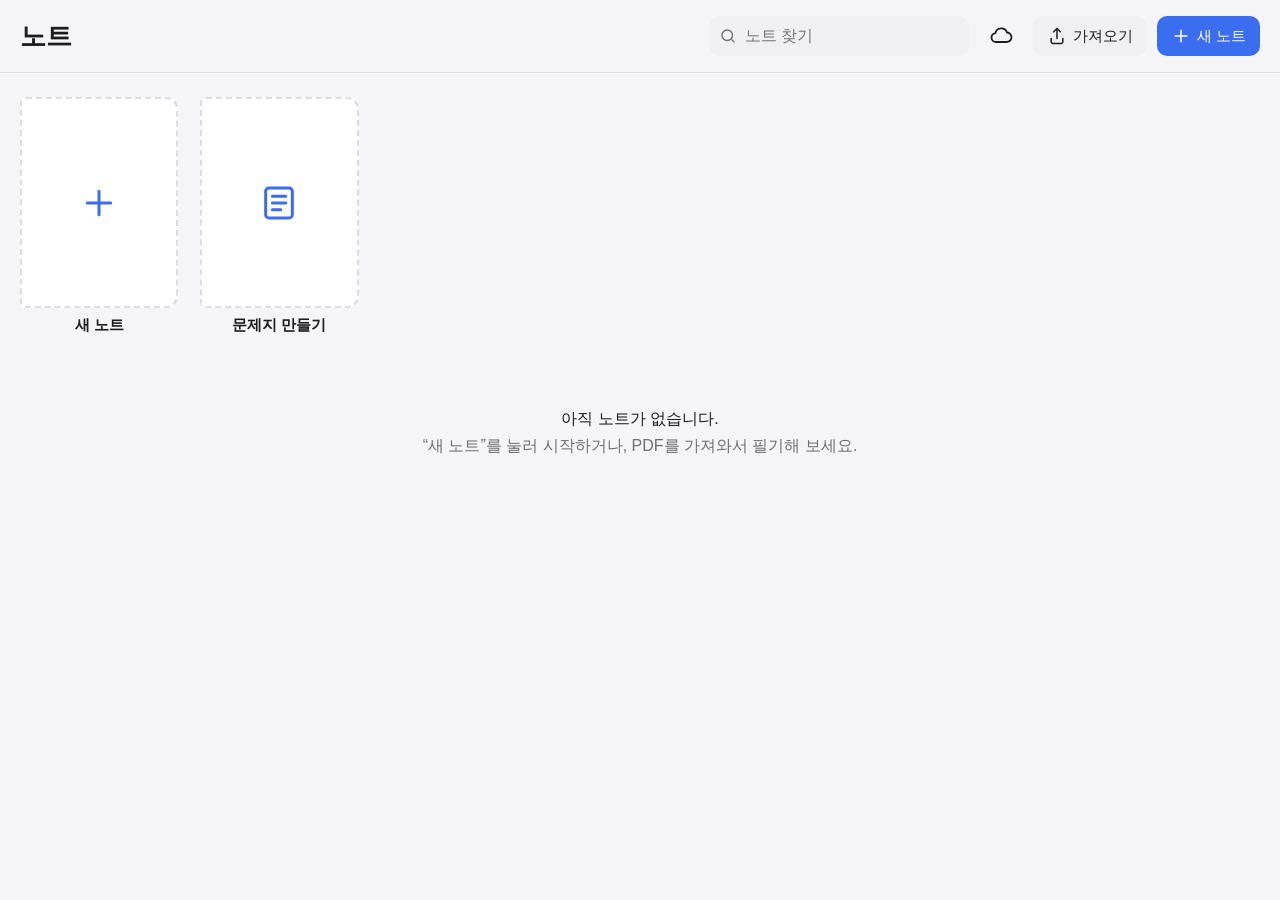
<file: index.html>
<!doctype html>
<html lang="ko">
<head>
  <meta charset="utf-8">
  <meta name="viewport" content="width=device-width, initial-scale=1, maximum-scale=1, user-scalable=no, viewport-fit=cover">
  <title>노트</title>
  <meta name="description" content="태블릿에서 펜으로 쓰는 필기 노트 앱">
  <meta name="theme-color" content="#f5f5f7" media="(prefers-color-scheme: light)">
  <meta name="theme-color" content="#1c1c1e" media="(prefers-color-scheme: dark)">
  <meta name="apple-mobile-web-app-capable" content="yes">
  <meta name="mobile-web-app-capable" content="yes">
  <meta name="apple-mobile-web-app-status-bar-style" content="default">
  <meta name="apple-mobile-web-app-title" content="노트">
  <meta name="format-detection" content="telephone=no">
  <link rel="manifest" href="manifest.webmanifest">
  <link rel="icon" href="icons/icon.svg" type="image/svg+xml">
  <link rel="apple-touch-icon" href="icons/apple-touch-icon.png">
  <link rel="stylesheet" href="css/app.css">
</head>
<body>
  <div id="app"></div>
  <noscript>이 앱을 쓰려면 JavaScript를 켜 주세요.</noscript>
  <script type="module" src="js/main.js"></script>
</body>
</html>
</file>
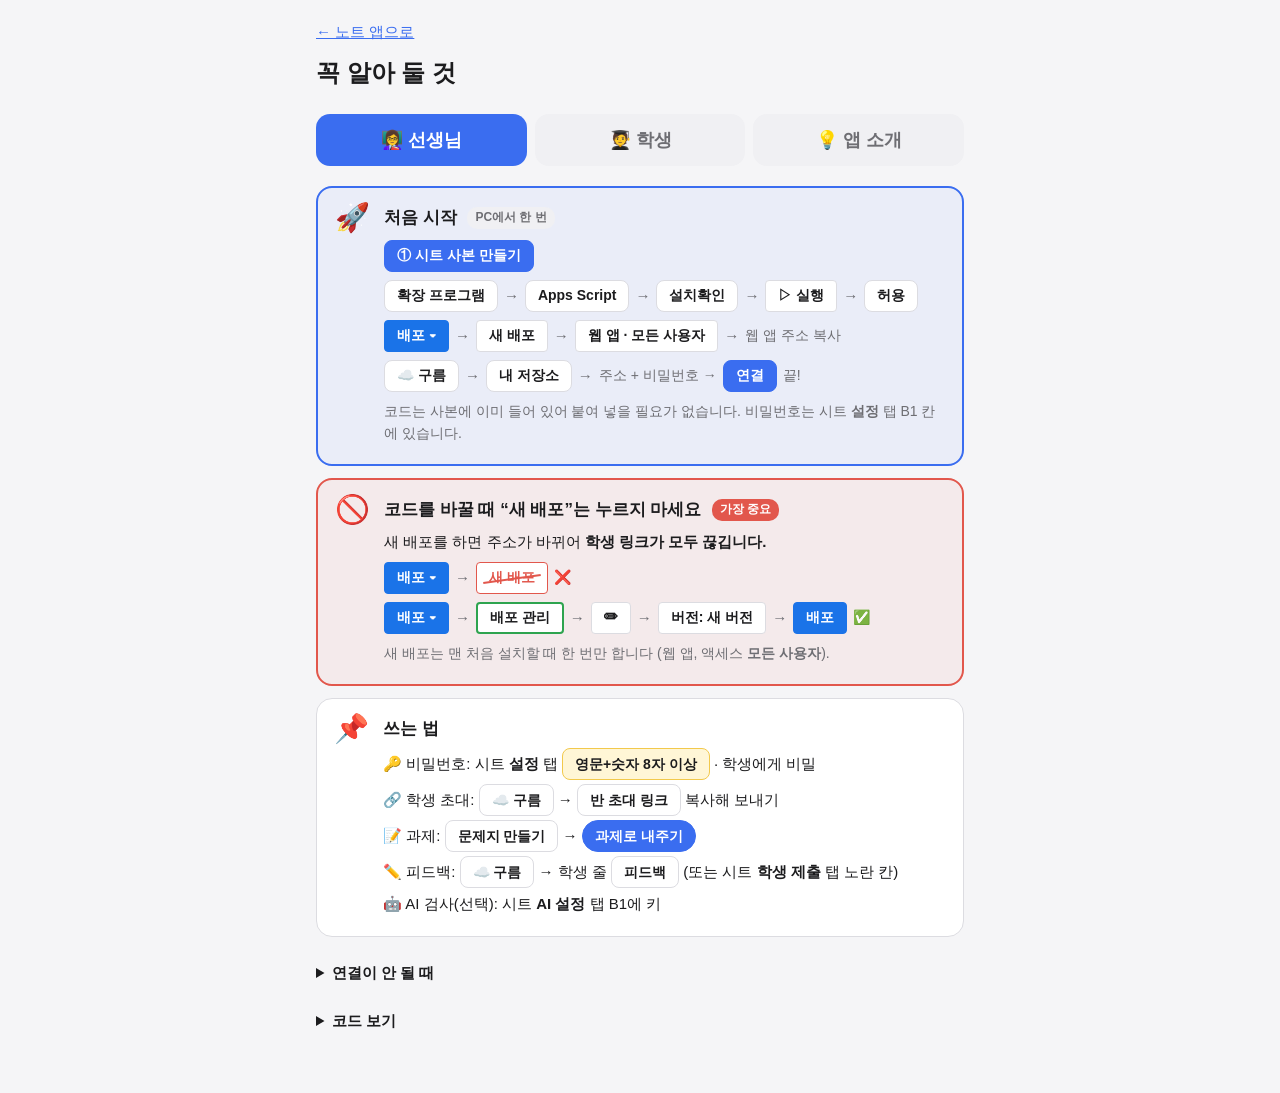
<file: setup.html>
<!doctype html>
<html lang="ko">
<head>
  <meta charset="utf-8">
  <meta name="viewport" content="width=device-width, initial-scale=1, viewport-fit=cover">
  <title>노트 앱 안내</title>
  <link rel="icon" href="icons/icon.svg" type="image/svg+xml">
  <link rel="stylesheet" href="css/app.css">
  <style>
    html, body { height: auto; }
    body { position: static; overflow: auto; -webkit-user-select: text; user-select: text; }
    main { max-width: 680px; margin: 0 auto; padding: calc(20px + var(--safe-top)) 16px 60px; line-height: 1.6; }
    h1 { font-size: 24px; margin: 10px 0 14px; }
    a { color: var(--accent); }
    .tabs { display: flex; gap: 8px; position: sticky; top: 0; padding: 8px 0; background: var(--bg); z-index: 2; }
    .tab { flex: 1; height: 52px; border-radius: 14px; font-size: 18px; font-weight: 700; background: var(--surface-2); color: var(--muted); }
    .tab.on.t { background: #3a6df0; color: #fff; }
    .tab.on.s { background: #14a39a; color: #fff; }
    .tab.on.a { background: #8a5cf6; color: #fff; }
    .arch { display: grid; grid-template-columns: repeat(3, 1fr); gap: 8px; margin: 8px 0; }
    .arch div { border-radius: 12px; padding: 10px; text-align: center; background: var(--surface-2); font-size: 14px; }
    .arch b { display: block; font-size: 15px; margin-bottom: 2px; }
    @media (max-width: 480px) { .arch { grid-template-columns: 1fr; } }
    .pane { display: none; }
    .pane.on { display: block; }
    .item { display: flex; gap: 14px; padding: 16px; margin: 12px 0; border-radius: 16px; background: var(--surface); border: 1px solid var(--line); }
    .item .ic { font-size: 28px; line-height: 1; flex: none; width: 36px; text-align: center; }
    .item h3 { margin: 0 0 6px; font-size: 17px; }
    .item p { margin: 4px 0; }
    .item.warn { border: 2px solid #e2574c; background: rgba(226, 87, 76, 0.07); }
    .item.start { border: 2px solid #3a6df0; background: rgba(58, 109, 240, 0.06); }
    a.k { text-decoration: none; }
    .flow { display: flex; flex-wrap: wrap; align-items: center; gap: 6px; margin: 8px 0; }
    .arrow { color: var(--muted); font-weight: 700; }
    /* 화면 단추 흉내 */
    .k { display: inline-flex; align-items: center; gap: 4px; height: 32px; padding: 0 12px; border-radius: 8px; font-size: 14px; font-weight: 600; white-space: nowrap; border: 1px solid var(--line); background: var(--surface); color: inherit; }
    .k.blue { background: #3a6df0; border-color: #3a6df0; color: #fff; }
    .k.round { border-radius: 16px; }
    .k.green { background: rgba(46, 164, 79, 0.14); border-color: transparent; color: #1f8a3e; }
    .k.pink { color: #d9668f; }
    .k.gs { background: #1a73e8; border-color: #1a73e8; color: #fff; border-radius: 4px; }
    .k.box { border-radius: 4px; }
    .k.no { position: relative; color: #e2574c; border-color: #e2574c; }
    .k.no::after { content: ''; position: absolute; left: 6px; right: 6px; top: 50%; border-top: 2px solid #e2574c; transform: rotate(-8deg); }
    .k.yes { border: 2px solid #2ea44f; }
    .k.yellow { background: #fff6d6; border-color: #f2c94c; color: #1c1c1e; }
    .tag { display: inline-block; font-size: 12px; font-weight: 700; padding: 1px 8px; border-radius: 10px; margin-left: 6px; vertical-align: 2px; }
    .tag.red { background: #e2574c; color: #fff; }
    .tag.gray { background: var(--surface-2); color: var(--muted); }
    .card-mock { display: inline-block; width: 150px; padding: 10px 12px; border-radius: 12px; border: 1px solid var(--line); background: var(--surface); vertical-align: middle; }
    .card-mock b { display: block; font-size: 14px; }
    .card-mock span { font-size: 13px; font-weight: 600; }
    .muted { color: var(--muted); font-size: 14px; }
    details { margin-top: 24px; }
    summary { cursor: pointer; font-weight: 600; }
    pre { background: #1e1e22; color: #e8e8ee; border-radius: 12px; padding: 14px; max-height: 300px; overflow: auto; font-size: 12px; }
    @media (prefers-color-scheme: dark) {
      .k.green { color: #5fd17f; }
      .k.yellow { color: #1c1c1e; }
    }
  </style>
</head>
<body>
<main>
  <a href="./">← 노트 앱으로</a>
  <h1>꼭 알아 둘 것</h1>
  <div class="tabs">
    <button class="tab t on" data-p="teacher">👩‍🏫 선생님</button>
    <button class="tab s" data-p="student">🧑‍🎓 학생</button>
    <button class="tab a" data-p="about">💡 앱 소개</button>
  </div>

  <!-- 선생님 -->
  <section class="pane on" id="teacher">
    <div class="item start">
      <div class="ic">🚀</div>
      <div>
        <h3>처음 시작 <span class="tag gray">PC에서 한 번</span></h3>
        <div class="flow"><a class="k blue" href="https://docs.google.com/spreadsheets/d/1dbyp8onZGANhQ9fFD7u6Ys5B6yqYXWivmlG9nRIkYgI/copy" target="_blank" rel="noopener">① 시트 사본 만들기</a></div>
        <div class="flow"><span class="k">확장 프로그램</span><span class="arrow">→</span><span class="k">Apps Script</span><span class="arrow">→</span><span class="k">설치확인</span><span class="arrow">→</span><span class="k box">▷ 실행</span><span class="arrow">→</span><span class="k">허용</span></div>
        <div class="flow"><span class="k gs">배포 ▾</span><span class="arrow">→</span><span class="k box">새 배포</span><span class="arrow">→</span><span class="k box">웹 앱 · 모든 사용자</span><span class="arrow">→</span><span class="muted">웹 앱 주소 복사</span></div>
        <div class="flow"><span class="k">☁️ 구름</span><span class="arrow">→</span><span class="k">내 저장소</span><span class="arrow">→</span><span class="muted">주소 + 비밀번호 →</span><span class="k blue">연결</span><span class="muted">끝!</span></div>
        <p class="muted">코드는 사본에 이미 들어 있어 붙여 넣을 필요가 없습니다. 비밀번호는 시트 <b>설정</b> 탭 B1 칸에 있습니다.</p>
      </div>
    </div>

    <div class="item warn">
      <div class="ic">🚫</div>
      <div>
        <h3>코드를 바꿀 때 “새 배포”는 누르지 마세요 <span class="tag red">가장 중요</span></h3>
        <p>새 배포를 하면 주소가 바뀌어 <b>학생 링크가 모두 끊깁니다.</b></p>
        <div class="flow"><span class="k gs">배포 ▾</span><span class="arrow">→</span><span class="k box no">새 배포</span><span class="muted">❌</span></div>
        <div class="flow"><span class="k gs">배포 ▾</span><span class="arrow">→</span><span class="k box yes">배포 관리</span><span class="arrow">→</span><span class="k box">✏</span><span class="arrow">→</span><span class="k box">버전: <b>새 버전</b></span><span class="arrow">→</span><span class="k gs">배포</span><span class="muted">✅</span></div>
        <p class="muted">새 배포는 맨 처음 설치할 때 한 번만 합니다 (웹 앱, 액세스 <b>모든 사용자</b>).</p>
      </div>
    </div>

    <div class="item">
      <div class="ic">📌</div>
      <div>
        <h3>쓰는 법</h3>
        <p>🔑 비밀번호: 시트 <b>설정</b> 탭 <span class="k yellow">영문+숫자 8자 이상</span> · 학생에게 비밀</p>
        <p>🔗 학생 초대: <span class="k">☁️ 구름</span> → <span class="k">반 초대 링크</span> 복사해 보내기</p>
        <p>📝 과제: <span class="k">문제지 만들기</span> → <span class="k blue round">과제로 내주기</span></p>
        <p>✏️ 피드백: <span class="k">☁️ 구름</span> → 학생 줄 <span class="k">피드백</span> (또는 시트 <b>학생 제출</b> 탭 노란 칸)</p>
        <p>🤖 AI 검사(선택): 시트 <b>AI 설정</b> 탭 B1에 키</p>
      </div>
    </div>

    <details>
      <summary>연결이 안 될 때</summary>
      <ul>
        <li><b>“비밀번호를 … 바꿔 주세요”</b> → 설정 탭 비밀번호를 영문+숫자 8자 이상으로</li>
        <li><b>“서버에 연결하지 못했습니다”</b> → 웹 앱 주소를 새 탭에서 열어 “노트 앱 서버가 동작 중”이 보이는지 확인. 안 보이면 <b>배포 관리</b>에서 <code>/exec</code> 주소를 다시 복사</li>
        <li>코드를 바꿨는데 그대로면 → 위의 <b>배포 관리 → ✏ → 새 버전</b>을 했는지 확인</li>
        <li>학교(교육청) 계정은 막혀 있을 수 있으니 <b>개인 Gmail</b>로 만드세요</li>
      </ul>
    </details>
    <details>
      <summary>코드 보기</summary>
      <p class="muted">마지막 줄이 <code>// ===== 코드 끝 …</code>이면 끝까지 복사된 것입니다. <a href="apps-script/Code.gs" download="Code.gs">파일로 받기</a> · <button class="k" id="copy">코드 복사</button></p>
      <pre id="code">불러오는 중…</pre>
    </details>
  </section>

  <!-- 학생 -->
  <section class="pane" id="student">
    <div class="item">
      <div class="ic">1️⃣</div>
      <div>
        <h3>선생님이 준 링크로 들어가 학번·이름 쓰기</h3>
        <p><b>학번</b> 칸과 <b>이름</b> 칸에 따로: <span class="k">10213</span> <span class="k">김하늘</span></p>
      </div>
    </div>

    <div class="item">
      <div class="ic">2️⃣</div>
      <div>
        <h3>맨 위 <b>받은 과제</b>를 누르기</h3>
        <span class="card-mock"><b>광합성 확인</b><span style="color:#3a6df0">풀기</span></span>
      </div>
    </div>

    <div class="item warn">
      <div class="ic">3️⃣</div>
      <div>
        <h3>다 쓰면 <span class="k blue round">제출하기</span> 한 번 누르기 <span class="tag red">꼭!</span></h3>
        <div class="flow"><span class="k blue round">제출하기</span><span class="arrow">→</span><span class="k green round">제출됨 ✓</span><span class="muted">초록색이 보이면 끝</span></div>
        <p class="muted">여러 번 누르지 않아도 됩니다. 고쳐 쓰면 다시 파란 <b>제출하기</b>로 바뀌니 그때 한 번 더 누르세요.</p>
      </div>
    </div>

    <div class="item">
      <div class="ic">✉️</div>
      <div>
        <h3>피드백이 오면 카드가 바뀝니다</h3>
        <span class="card-mock" style="border-color:#3a6df0"><b>광합성 확인</b><span class="k pink" style="border:0;padding:0;height:auto">새 피드백 ✉</span></span>
        <p class="muted">눌러서 선생님 글과 첨삭 노트를 보세요.</p>
      </div>
    </div>

    <div class="item">
      <div class="ic">⚠️</div>
      <div>
        <h3>하면 안 되는 것</h3>
        <p>🚫 브라우저 <b>방문 기록·사이트 데이터 지우기</b> (기기에 저장된 노트가 지워져요)</p>
        <p>🚫 다른 기기에서 <b>초대 링크로 다시 참여</b> → 대신 <span class="k">☁️ 구름</span> → <span class="k">다른 기기에서 이어 쓰기 링크</span></p>
      </div>
    </div>
  </section>

  <!-- 앱 소개 -->
  <section class="pane" id="about">
    <div class="item">
      <div class="ic">🧩</div>
      <div>
        <h3>어떻게 돌아가나요</h3>
        <div class="arch">
          <div><b>📒 필기 앱</b>GitHub Pages<br><span class="muted">공책</span></div>
          <div><b>🧑‍💼 Apps Script</b>시트에 붙은 코드<br><span class="muted">조교</span></div>
          <div><b>🗂️ 시트·드라이브</b>선생님 계정<br><span class="muted">서류함</span></div>
        </div>
        <p class="muted">앱은 웹 주소로 열고, 노트는 먼저 기기에 저장한 뒤 선생님의 구글 드라이브로 올라갑니다. 서버·저장소 비용은 0원입니다.</p>
      </div>
    </div>

    <div class="item">
      <div class="ic">🔍</div>
      <div>
        <h3>손글씨 읽기(OCR)는 구글 드라이브 기능</h3>
        <p>제출한 페이지를 그림으로 만들어 드라이브에서 <b>구글 문서로 변환</b>하면, 구글이 글자를 읽어 줍니다. 읽은 글자로 <b>손글씨 검색</b>과 <b>핵심 낱말 확인</b>을 합니다.</p>
        <p class="muted">무료이고 따로 가입할 것이 없지만, 흘려 쓴 글씨나 수식은 약합니다. 그래서 채점과 피드백은 AI가 답안 그림을 직접 보고 합니다. 시트 <b>AI 설정</b> 탭 <b>손글씨도 AI로 읽기</b>를 ‘예’로 하면 글자 읽기도 AI가 합니다.</p>
      </div>
    </div>

    <div class="item">
      <div class="ic">⭐</div>
      <div>
        <h3>좋은 점</h3>
        <p>💰 무료 (AI만 선택) · 🔒 학생 자료는 선생님 드라이브에만 · 🙋 학생은 가입 없이 링크로 · 📶 인터넷이 끊겨도 필기 · 📱 아이패드·갤럭시·PC 모두</p>
      </div>
    </div>

    <div class="item start">
      <div class="ic">🎁</div>
      <div>
        <h3>다른 선생님께 나눠 주기</h3>
        <p>이 안내서 주소와 아래 시트 사본 링크만 보내면 됩니다. 사본에는 코드가 이미 들어 있습니다.</p>
        <div class="flow"><a class="k blue" href="https://docs.google.com/spreadsheets/d/1dbyp8onZGANhQ9fFD7u6Ys5B6yqYXWivmlG9nRIkYgI/copy" target="_blank" rel="noopener">시트 사본 만들기</a>
          <button class="k" id="share-guide">안내서 주소 복사</button></div>
      </div>
    </div>
  </section>
</main>
<script>
  document.querySelectorAll('.tab').forEach((b) => b.addEventListener('click', () => {
    document.querySelectorAll('.tab').forEach((x) => x.classList.toggle('on', x === b));
    document.querySelectorAll('.pane').forEach((p) => p.classList.toggle('on', p.id === b.dataset.p));
  }));
  if (location.hash === '#student') document.querySelector('.tab.s').click();
  if (location.hash === '#about') document.querySelector('.tab.a').click();
  document.getElementById('share-guide').addEventListener('click', async (e) => {
    const url = location.href.split('#')[0];
    try { await navigator.clipboard.writeText(url); e.target.textContent = '복사됨 ✓'; } catch { e.target.textContent = url; }
  });
  let code = '';
  fetch('apps-script/Code.gs').then((r) => r.text()).then((t) => { code = t; document.getElementById('code').textContent = t; });
  document.getElementById('copy').addEventListener('click', async (e) => {
    try { await navigator.clipboard.writeText(code); e.target.textContent = '복사됨 ✓'; } catch { e.target.textContent = '아래 코드를 직접 복사하세요'; }
    setTimeout(() => { e.target.textContent = '코드 복사'; }, 2500);
  });
</script>
</body>
</html>
</file>
<file: css/app.css>
:root {
  --bg: #f5f5f7;
  --surface: #ffffff;
  --surface-2: #f0f0f3;
  --text: #1c1c1e;
  --muted: #6e6e73;
  --line: #dcdce1;
  --accent: #3a6df0;
  --accent-soft: rgba(58, 109, 240, 0.12);
  --danger: #d93025;
  --desk: #e6e6eb;
  --shadow: 0 8px 30px rgba(0, 0, 0, 0.14);
  --radius: 12px;
  --safe-top: env(safe-area-inset-top, 0px);
  --safe-bottom: env(safe-area-inset-bottom, 0px);
  --safe-left: env(safe-area-inset-left, 0px);
  --safe-right: env(safe-area-inset-right, 0px);
  color-scheme: light dark;
}

@media (prefers-color-scheme: dark) {
  :root {
    --bg: #161618;
    --surface: #232326;
    --surface-2: #2c2c30;
    --text: #f2f2f5;
    --muted: #a1a1a8;
    --line: #3a3a3f;
    --accent: #6b93ff;
    --accent-soft: rgba(107, 147, 255, 0.18);
    --danger: #ff6b5e;
    --desk: #111113;
    --shadow: 0 8px 30px rgba(0, 0, 0, 0.5);
  }
}

* { box-sizing: border-box; }

html, body {
  margin: 0;
  height: 100%;
  background: var(--bg);
  color: var(--text);
  font-family: -apple-system, BlinkMacSystemFont, "Apple SD Gothic Neo", "Noto Sans KR", "Malgun Gothic", "Segoe UI", sans-serif;
  font-size: 15px;
  -webkit-text-size-adjust: 100%;
  -webkit-tap-highlight-color: transparent;
  overscroll-behavior: none;
}

body {
  -webkit-user-select: none;
  user-select: none;
  -webkit-touch-callout: none;
  overflow: hidden;
  position: fixed;
  inset: 0;
}

#app { position: absolute; inset: 0; }

button {
  font: inherit;
  color: inherit;
  background: none;
  border: 0;
  padding: 0;
  cursor: pointer;
  touch-action: manipulation;
}
button:disabled { opacity: 0.35; cursor: default; }

svg { display: block; }

.spacer { flex: 1; }
.hidden { display: none !important; }
.muted { color: var(--muted); }

/* ---------- 공용 버튼 ---------- */
.btn {
  display: inline-flex;
  align-items: center;
  gap: 6px;
  height: 40px;
  padding: 0 14px;
  border-radius: 10px;
  background: var(--surface-2);
  font-weight: 500;
  white-space: nowrap;
}
.btn svg { width: 20px; height: 20px; }
.btn.primary { background: var(--accent); color: #fff; }
.btn.danger { background: var(--danger); color: #fff; }

.icon-btn, .tool-btn {
  width: 44px;
  height: 44px;
  border-radius: 10px;
  display: inline-grid;
  place-items: center;
  flex: none;
}
.icon-btn:active, .tool-btn:active { background: var(--surface-2); }
.icon-btn.active { background: var(--accent-soft); color: var(--accent); }
.tool-btn.active { background: var(--accent-soft); color: var(--accent); }

.mini-btn {
  width: 32px;
  height: 32px;
  border-radius: 8px;
  display: inline-grid;
  place-items: center;
  color: var(--muted);
}
.mini-btn svg { width: 20px; height: 20px; }

.input {
  width: 100%;
  height: 44px;
  padding: 0 12px;
  border-radius: 10px;
  border: 1px solid var(--line);
  background: var(--surface);
  color: var(--text);
  font: inherit;
  font-size: 16px; /* iOS가 입력할 때 화면을 확대하지 않도록 */
  -webkit-user-select: text;
  user-select: text;
}

/* ---------- 서재(노트 목록) ---------- */
.library {
  position: absolute;
  inset: 0;
  display: flex;
  flex-direction: column;
}
.lib-header {
  display: flex;
  align-items: center;
  gap: 10px;
  padding: calc(14px + var(--safe-top)) calc(20px + var(--safe-right)) 14px calc(20px + var(--safe-left));
  border-bottom: 1px solid var(--line);
  background: var(--bg);
}
.lib-header h1 { margin: 0; font-size: 26px; font-weight: 700; min-width: 0; }
.search-wrap {
  display: flex;
  align-items: center;
  gap: 6px;
  height: 40px;
  padding: 0 10px;
  border-radius: 10px;
  background: var(--surface-2);
  color: var(--muted);
  width: min(260px, 32vw);
}
.search-wrap svg { width: 18px; height: 18px; flex: none; }
.search {
  border: 0;
  background: none;
  outline: none;
  color: var(--text);
  font: inherit;
  font-size: 16px;
  width: 100%;
  -webkit-user-select: text;
  user-select: text;
}
.grid {
  flex: 1;
  overflow-y: auto;
  -webkit-overflow-scrolling: touch;
  display: grid;
  grid-template-columns: repeat(auto-fill, minmax(150px, 1fr));
  gap: 28px 22px;
  align-content: start;
  padding: 24px calc(20px + var(--safe-right)) calc(40px + var(--safe-bottom)) calc(20px + var(--safe-left));
}
.card { display: flex; flex-direction: column; gap: 8px; min-width: 0; }
.card-open, .new-card { display: block; width: 100%; text-align: left; }
.cover {
  aspect-ratio: 3 / 4;
  width: 100%;
  border-radius: 6px 12px 12px 6px;
  overflow: hidden;
  box-shadow: 0 2px 10px rgba(0, 0, 0, 0.12), inset 6px 0 0 rgba(0, 0, 0, 0.12);
  position: relative;
  transition: transform 0.15s;
}
.card-open:active .cover, .new-card:active .cover { transform: scale(0.97); }
.color-cover {
  background: var(--cover);
  display: flex;
  align-items: flex-start;
  padding: 18px 14px 14px 20px;
  color: #fff;
  font-weight: 700;
  font-size: 17px;
  line-height: 1.3;
  word-break: keep-all;
  overflow-wrap: anywhere;
}
.thumb-cover { background: #fff; border-left: 6px solid var(--cover); }
.thumb-cover img { width: 100%; height: 100%; object-fit: cover; object-position: top; display: block; }
.new-cover {
  display: grid;
  place-items: center;
  background: var(--surface);
  border: 2px dashed var(--line);
  box-shadow: none;
  color: var(--accent);
}
.new-cover svg { width: 40px; height: 40px; }
.new-card .card-title { text-align: center; margin-top: 8px; }
.card-info { display: flex; align-items: flex-start; gap: 4px; }
.card-text { flex: 1; min-width: 0; }
.card-title { font-weight: 600; white-space: nowrap; overflow: hidden; text-overflow: ellipsis; }
.card-date { color: var(--muted); font-size: 13px; margin-top: 2px; }
.empty {
  grid-column: 1 / -1;
  text-align: center;
  padding: 40px 20px;
  font-size: 16px;
}
.empty p { margin: 6px 0; }

/* ---------- 편집 화면 ---------- */
.editor {
  position: absolute;
  inset: 0;
  display: flex;
  flex-direction: column;
  background: var(--bg);
}
.topbar, .toolbar {
  display: flex;
  align-items: center;
  gap: 2px;
  padding-left: calc(8px + var(--safe-left));
  padding-right: calc(8px + var(--safe-right));
  background: var(--surface);
}
.topbar {
  padding-top: var(--safe-top);
  min-height: calc(52px + var(--safe-top));
  border-bottom: 1px solid var(--line);
}
.title-btn {
  font-weight: 600;
  font-size: 16px;
  padding: 8px 10px;
  border-radius: 8px;
  max-width: 40vw;
  overflow: hidden;
  text-overflow: ellipsis;
  white-space: nowrap;
}
.sep { width: 1px; height: 24px; background: var(--line); margin: 0 6px; flex: none; }
.toolbar {
  min-height: 56px;
  border-bottom: 1px solid var(--line);
  overflow-x: auto;
  scrollbar-width: none;
  gap: 4px;
}
.toolbar::-webkit-scrollbar { display: none; }
.tb-group { display: flex; align-items: center; gap: 2px; flex: none; }
.tb-sep { width: 1px; height: 28px; background: var(--line); margin: 0 6px; flex: none; }
.tb-hint { color: var(--muted); font-size: 14px; padding: 0 6px; white-space: nowrap; }
.chip-btn {
  display: inline-flex;
  align-items: center;
  gap: 6px;
  height: 36px;
  padding: 0 12px;
  border-radius: 18px;
  background: var(--accent-soft);
  color: var(--accent);
  font-weight: 500;
  flex: none;
}
.chip-btn svg { width: 18px; height: 18px; }

.swatch {
  width: 40px;
  height: 40px;
  border-radius: 50%;
  display: inline-grid;
  place-items: center;
  flex: none;
  position: relative;
}
.swatch::before {
  content: '';
  width: 26px;
  height: 26px;
  border-radius: 50%;
  background: var(--c);
  box-shadow: inset 0 0 0 1px rgba(0, 0, 0, 0.15);
}
.swatch.active::after {
  content: '';
  position: absolute;
  inset: 3px;
  border-radius: 50%;
  border: 2.5px solid var(--accent);
}

.size-btn {
  width: 40px;
  height: 40px;
  border-radius: 10px;
  display: inline-grid;
  place-items: center;
  flex: none;
}
.size-btn.active { background: var(--accent-soft); color: var(--accent); }
.size-dot { border-radius: 50%; display: block; }
.size-ring { border-radius: 50%; border: 2px solid currentColor; display: block; }
.size-text { font-weight: 600; line-height: 1; }

.seg { background: var(--surface-2); border-radius: 10px; padding: 3px; }
.seg-btn { height: 34px; padding: 0 12px; border-radius: 8px; font-size: 14px; white-space: nowrap; }
.seg-btn.active { background: var(--surface); color: var(--accent); box-shadow: 0 1px 3px rgba(0, 0, 0, 0.12); font-weight: 600; }

.workspace { flex: 1; display: flex; min-height: 0; position: relative; }
.view-wrap { flex: 1; position: relative; min-width: 0; overflow: hidden; }
.viewport { position: absolute; inset: 0; overflow: hidden; --desk: #e6e6eb; }
@media (prefers-color-scheme: dark) { .viewport { --desk: #111113; } }
.note-view .layer { position: absolute; left: 0; top: 0; }
.note-view .main { pointer-events: none; }
.note-view .live {
  touch-action: none;
  -ms-touch-action: none;
  cursor: crosshair;
}
.note-view .overlay { inset: 0; pointer-events: none; width: 100%; height: 100%; }
.text-edit {
  position: absolute;
  pointer-events: auto;
  margin: 0;
  padding: 0;
  border: 0;
  outline: 1.5px dashed var(--accent);
  outline-offset: 4px;
  background: transparent;
  resize: none;
  overflow: hidden;
  word-break: keep-all;
  overflow-wrap: anywhere;
  white-space: pre-wrap;
  -webkit-user-select: text;
  user-select: text;
  caret-color: var(--accent);
}

.pages-panel {
  width: 0;
  overflow: hidden;
  background: var(--surface);
  border-right: 1px solid var(--line);
  display: flex;
  flex-direction: column;
  transition: width 0.2s;
  flex: none;
}
.panel-open .pages-panel { width: 200px; overflow-y: auto; -webkit-overflow-scrolling: touch; }
.thumb-list { display: flex; flex-direction: column; gap: 14px; padding: 16px 16px 8px calc(16px + var(--safe-left)); }
.thumb { display: flex; flex-direction: column; gap: 4px; }
.thumb-img {
  display: block;
  border-radius: 4px;
  overflow: hidden;
  box-shadow: 0 1px 4px rgba(0, 0, 0, 0.18);
  outline: 3px solid transparent;
  outline-offset: 2px;
  background: #fff;
}
.thumb.current .thumb-img { outline-color: var(--accent); }
.thumb-canvas { width: 100%; display: block; aspect-ratio: 794 / 1123; }
.thumb-foot { display: flex; align-items: center; justify-content: space-between; font-size: 13px; color: var(--muted); }
.add-page-btn { margin: 4px 16px calc(20px + var(--safe-bottom)); justify-content: center; }

@media (max-width: 700px) {
  .panel-open .pages-panel {
    position: absolute;
    left: 0; top: 0; bottom: 0;
    z-index: 5;
    box-shadow: var(--shadow);
  }
}

.page-ind, .zoom-ind {
  position: absolute;
  padding: 6px 12px;
  border-radius: 14px;
  background: rgba(30, 30, 32, 0.72);
  color: #fff;
  font-size: 13px;
  font-variant-numeric: tabular-nums;
  pointer-events: none;
}
.page-ind { right: calc(14px + var(--safe-right)); bottom: calc(14px + var(--safe-bottom)); }
.zoom-ind {
  left: 50%;
  top: 14px;
  transform: translateX(-50%);
  opacity: 0;
  transition: opacity 0.2s;
}
.zoom-ind.show { opacity: 1; }

.sel-menu {
  position: absolute;
  left: 0; top: 0;
  display: flex;
  background: rgba(30, 30, 32, 0.92);
  border-radius: 10px;
  overflow: hidden;
  box-shadow: var(--shadow);
  z-index: 4;
}
.sel-menu button {
  color: #fff;
  font-size: 14px;
  padding: 0 14px;
  height: 40px;
  white-space: nowrap;
}
.sel-menu button + button { border-left: 1px solid rgba(255, 255, 255, 0.15); }
.sel-menu button:active { background: rgba(255, 255, 255, 0.15); }
.sel-menu .danger { color: #ff8a80; }

/* ---------- 팝오버·메뉴·대화 상자 ---------- */
.popover-back { position: fixed; inset: 0; z-index: 50; }
.popover {
  position: fixed;
  z-index: 51;
  background: var(--surface);
  border-radius: 14px;
  box-shadow: var(--shadow);
  border: 1px solid var(--line);
  max-height: calc(100vh - 16px);
  overflow-y: auto;
}
.pop-pad { padding: 14px; }
.pop-title { font-weight: 600; margin-bottom: 10px; display: flex; gap: 6px; }
.pop-value { color: var(--accent); font-variant-numeric: tabular-nums; }
.palette { display: grid; grid-template-columns: repeat(8, 36px); gap: 2px; }
.palette .swatch { width: 36px; height: 36px; }
.palette .swatch::before { width: 26px; height: 26px; }
.custom-color { display: flex; align-items: center; gap: 10px; margin-top: 12px; font-size: 14px; color: var(--muted); }
.color-input { width: 44px; height: 32px; border: 0; padding: 0; background: none; }
.range { width: 100%; accent-color: var(--accent); height: 32px; }

.menu { display: flex; flex-direction: column; padding: 6px; min-width: 230px; }
.menu-item {
  display: flex;
  align-items: center;
  gap: 12px;
  height: 44px;
  padding: 0 12px;
  border-radius: 8px;
  text-align: left;
  font-size: 15px;
}
.menu-item:active { background: var(--surface-2); }
@media (hover: hover) { .menu-item:hover { background: var(--surface-2); } }
.menu-item.danger { color: var(--danger); }
.menu-item > span:nth-child(2) { flex: 1; }
.mi-icon svg { width: 20px; height: 20px; }
.mi-check { color: var(--accent); font-weight: 700; width: 16px; }
.menu-sep { height: 1px; background: var(--line); margin: 4px 8px; }

.dialog-back {
  position: fixed;
  inset: 0;
  z-index: 60;
  background: rgba(0, 0, 0, 0.35);
  display: grid;
  place-items: center;
  padding: 16px;
}
.dialog {
  background: var(--surface);
  border-radius: 16px;
  box-shadow: var(--shadow);
  width: min(560px, 100%);
  max-height: calc(100% - 20px);
  overflow-y: auto;
  padding: 20px;
}
.dialog h2 { margin: 0 0 14px; font-size: 19px; }
.dialog-body { font-size: 15px; line-height: 1.5; }
.dialog-buttons { display: flex; justify-content: flex-end; gap: 8px; margin-top: 20px; }
.form { display: flex; flex-direction: column; }
.field-label { font-size: 13px; font-weight: 600; color: var(--muted); margin: 14px 0 8px; }
.field-label:first-child { margin-top: 0; }
.two-col { display: grid; grid-template-columns: 1fr 1fr; gap: 14px; }
@media (max-width: 520px) { .two-col { grid-template-columns: 1fr; } }
.choice-row { display: flex; flex-wrap: wrap; gap: 8px; }
.cover-chip {
  width: 36px;
  height: 36px;
  border-radius: 50%;
  box-shadow: inset 0 0 0 1px rgba(0, 0, 0, 0.1);
}
.cover-chip.active { box-shadow: 0 0 0 3px var(--surface), 0 0 0 5px var(--accent); }
.choice-grid { display: grid; grid-template-columns: repeat(auto-fill, minmax(84px, 1fr)); gap: 10px; }
.choice {
  display: flex;
  flex-direction: column;
  align-items: center;
  gap: 6px;
  padding: 8px 4px;
  border-radius: 10px;
  font-size: 13px;
  border: 2px solid transparent;
}
.choice.active { border-color: var(--accent); background: var(--accent-soft); }
.tpl-preview { width: 56px; height: auto; box-shadow: 0 1px 4px rgba(0, 0, 0, 0.2); border-radius: 2px; }
.paper-chip {
  display: inline-flex;
  align-items: center;
  gap: 6px;
  height: 36px;
  padding: 0 12px;
  border-radius: 18px;
  background: var(--surface-2);
  font-size: 14px;
  border: 2px solid transparent;
}
.paper-chip.active { border-color: var(--accent); }
.paper-dot { width: 16px; height: 16px; border-radius: 50%; box-shadow: inset 0 0 0 1px rgba(0, 0, 0, 0.2); }

#toast {
  position: fixed;
  left: 50%;
  bottom: calc(28px + var(--safe-bottom));
  transform: translate(-50%, 20px);
  background: rgba(30, 30, 32, 0.92);
  color: #fff;
  padding: 10px 16px;
  border-radius: 12px;
  font-size: 14px;
  max-width: min(520px, calc(100% - 32px));
  text-align: center;
  opacity: 0;
  pointer-events: none;
  transition: opacity 0.2s, transform 0.2s;
  z-index: 100;
}
#toast.show { opacity: 1; transform: translate(-50%, 0); }

#progress {
  position: fixed;
  inset: 0;
  background: rgba(0, 0, 0, 0.3);
  display: grid;
  place-items: center;
  z-index: 90;
}
#progress .box {
  background: var(--surface);
  border-radius: 14px;
  padding: 20px 24px;
  display: flex;
  align-items: center;
  gap: 14px;
  box-shadow: var(--shadow);
  font-variant-numeric: tabular-nums;
}
.spinner {
  width: 22px;
  height: 22px;
  border-radius: 50%;
  border: 3px solid var(--line);
  border-top-color: var(--accent);
  animation: spin 0.8s linear infinite;
}
@keyframes spin { to { transform: rotate(360deg); } }

@media (max-width: 600px) {
  .hide-sm { display: none; }
  .lib-header h1 { font-size: 20px; flex: none; max-width: 44vw; }
  .search-wrap { min-width: 40px; flex-shrink: 1; }
  .grid { grid-template-columns: repeat(auto-fill, minmax(120px, 1fr)); gap: 20px 14px; }
  .title-btn { max-width: 30vw; }
}

/* ---------- 클라우드 ---------- */
.cloud-btn { position: relative; }
.cloud-btn.connected::after {
  content: '';
  position: absolute;
  right: 8px;
  bottom: 9px;
  width: 9px;
  height: 9px;
  border-radius: 50%;
  background: #2ea44f;
  box-shadow: 0 0 0 2px var(--bg);
}
.badge {
  display: inline-block;
  margin-left: 6px;
  padding: 1px 7px;
  border-radius: 9px;
  font-size: 11px;
  font-weight: 600;
  vertical-align: 1px;
  white-space: nowrap;
}
.badge.ok { background: rgba(46, 164, 79, 0.14); color: #1f8a3e; }
.badge.wait { background: rgba(242, 153, 0, 0.16); color: #b26b00; }
.badge.student { background: var(--accent-soft); color: var(--accent); }
.topbar .badge { margin: 0 4px; font-size: 12px; padding: 3px 9px; }
@media (prefers-color-scheme: dark) {
  .badge.ok { color: #5fd17f; }
  .badge.wait { color: #ffb84d; }
}
.small { font-size: 13px; }
.strong { font-weight: 600; }
.ellipsis { white-space: nowrap; overflow: hidden; text-overflow: ellipsis; }
.error-text { color: var(--danger); font-size: 14px; }
.field-hint { font-size: 13px; margin-top: 6px; }
.field-hint a, .dialog a { color: var(--accent); }
.seg-wide { display: flex; margin-bottom: 4px; }
.seg-wide .seg-btn { flex: 1; }
.form p.small { margin: 10px 0 0; line-height: 1.5; }
.btn-row { display: flex; flex-wrap: wrap; gap: 8px; margin-top: 14px; }
.btn.small { height: 34px; padding: 0 12px; font-size: 14px; }
a.btn { text-decoration: none; color: inherit; }
.cloud-status { display: flex; gap: 12px; align-items: flex-start; }
.status-dot { width: 10px; height: 10px; border-radius: 50%; background: #2ea44f; margin-top: 6px; flex: none; }
.remote-list { display: flex; flex-direction: column; gap: 2px; max-height: 46vh; overflow-y: auto; }
.remote-group { font-size: 13px; font-weight: 700; color: var(--accent); margin: 10px 0 4px; }
.remote-row { display: flex; align-items: center; gap: 8px; padding: 8px 0; border-bottom: 1px solid var(--line); }
.remote-text { flex: 1; min-width: 0; }
.link-box { height: 120px; padding: 10px; font-size: 13px; }
.search-results {
  margin: 12px calc(20px + var(--safe-right)) 0 calc(20px + var(--safe-left));
  padding: 14px;
  border-radius: var(--radius);
  background: var(--surface);
  border: 1px solid var(--line);
  max-height: 42vh;
  overflow-y: auto;
  display: flex;
  flex-direction: column;
  gap: 4px;
}
.search-head { display: flex; align-items: center; justify-content: space-between; margin-bottom: 4px; }
.result-row {
  display: block;
  text-align: left;
  padding: 10px 12px;
  border-radius: 10px;
  width: 100%;
}
.result-row:active { background: var(--surface-2); }
@media (hover: hover) { .result-row:hover { background: var(--surface-2); } }
.snippet { color: var(--muted); font-size: 14px; margin-top: 3px; white-space: nowrap; overflow: hidden; text-overflow: ellipsis; }
.snippet mark { background: #ffe066; color: #1c1c1e; border-radius: 3px; padding: 0 2px; }
.class-filter { margin-bottom: 8px; }
.submit-btn {
  height: 36px;
  padding: 0 16px;
  margin: 0 6px;
  border-radius: 18px;
  background: var(--accent);
  color: #fff;
  font-weight: 600;
  white-space: nowrap;
  flex: none;
}
.submit-btn.done { background: rgba(46, 164, 79, 0.14); color: #1f8a3e; }
@media (prefers-color-scheme: dark) { .submit-btn.done { color: #5fd17f; } }
.guide-list { padding-left: 20px; margin: 0; line-height: 1.9; font-size: 16px; }
.guide-list b { color: var(--accent); }

/* ---------- 과제 ---------- */
.tasks { margin: 12px calc(20px + var(--safe-right)) 0 calc(20px + var(--safe-left)); }
.task-head { font-size: 15px; font-weight: 700; margin-bottom: 8px; }
.task-row { display: flex; gap: 10px; overflow-x: auto; padding-bottom: 4px; }
.task-card {
  flex: none;
  width: 180px;
  text-align: left;
  padding: 12px 14px;
  border-radius: var(--radius);
  background: var(--surface);
  border: 1px solid var(--line);
}
.task-card.new { border-color: var(--accent); box-shadow: 0 0 0 2px var(--accent-soft); }
.task-title { font-weight: 600; font-size: 15px; }
.task-meta { display: flex; justify-content: space-between; gap: 6px; margin-top: 6px; font-size: 13px; }
.task-status { font-weight: 600; }
.task-card.todo .task-status { color: var(--accent); }
.task-card.wait .task-status { color: #b26b00; }
.task-card.done .task-status { color: #1f8a3e; }
.task-card.fb .task-status { color: #d9668f; }
.qs-box { height: 150px; padding: 10px; line-height: 1.5; resize: vertical; }
.rubric-box { height: 90px; padding: 10px; line-height: 1.5; resize: vertical; }
.feedback-box { height: 170px; padding: 10px; line-height: 1.6; resize: vertical; margin-top: 8px; }
.feedback-text { white-space: pre-wrap; line-height: 1.7; font-size: 16px; max-height: 50vh; overflow-y: auto; }
.label-row { display: flex; align-items: center; justify-content: space-between; gap: 8px; }
.check-row { display: flex; align-items: center; gap: 6px; font-size: 15px; padding: 4px 0; }
.check-row input { width: 18px; height: 18px; }
.check-list { display: flex; flex-wrap: wrap; gap: 4px 16px; }
.check-line { font-size: 14px; }
@media (prefers-color-scheme: dark) {
  .task-card.done .task-status { color: #5fd17f; }
  .task-card.wait .task-status { color: #ffb84d; }
}
@media (max-width: 420px) {
  .hide-xs { display: none; }
  .lib-header { gap: 6px; }
}

/* ---------- 루브릭 ---------- */
.rubric-ed { display: flex; flex-direction: column; gap: 10px; }
.rubric-row { border: 1px solid var(--line); border-radius: 10px; padding: 8px; display: flex; flex-direction: column; gap: 6px; }
.rubric-top { display: flex; gap: 6px; align-items: center; }
.rubric-top .grow { flex: 1; min-width: 0; }
.rubric-top .pts { width: 76px; flex: none; }
.rubric-lv { display: grid; grid-template-columns: repeat(3, 1fr); gap: 6px; }
.rubric-lv .input, .rubric-top .input { height: 36px; font-size: 14px; }
@media (max-width: 520px) { .rubric-lv { grid-template-columns: 1fr; } }
.rubric-total { align-self: center; margin-left: auto; }
.score-table { display: flex; flex-direction: column; gap: 10px; padding: 10px 12px; border-radius: 10px; background: var(--surface-2); margin-bottom: 10px; }
.score-row { display: flex; flex-direction: column; gap: 4px; }
.score-btns { display: flex; flex-wrap: wrap; gap: 6px; }
.score-btn { min-width: 36px; height: 34px; border-radius: 17px; border: 1px solid var(--line); background: var(--surface); font-weight: 600; }
.score-btn.active { background: var(--accent); color: #fff; border-color: var(--accent); }
.score-total { text-align: right; }
.score-line { display: flex; justify-content: space-between; font-size: 15px; }
.score-line.total { border-top: 1px solid var(--line); padding-top: 6px; }

/* ---------- 동영상 ---------- */
.video-back { position: fixed; inset: 0; z-index: 120; background: rgba(0, 0, 0, 0.88); display: grid; place-items: center; padding: calc(16px + var(--safe-top)) 16px 16px; }
.video-player { max-width: 100%; max-height: 86vh; border-radius: 10px; background: #000; }
.video-close { position: absolute; top: calc(12px + var(--safe-top)); right: 14px; width: 44px; height: 44px; border-radius: 22px; background: rgba(255, 255, 255, 0.16); color: #fff; font-size: 20px; }
.name-row .field-label { margin-top: 14px; }
.remote-tools { display: flex; flex-direction: column; gap: 8px; margin-bottom: 8px; }
.filter-row { gap: 8px; }
.remote-group-box { border-bottom: 1px solid var(--line); padding: 4px 0; }
.remote-group-box > summary { cursor: pointer; padding: 10px 2px; list-style-position: inside; }
.remote-group-box .remote-row { padding-left: 14px; }
button.remote-text { text-align: left; background: none; padding: 0; color: inherit; }
</file>
